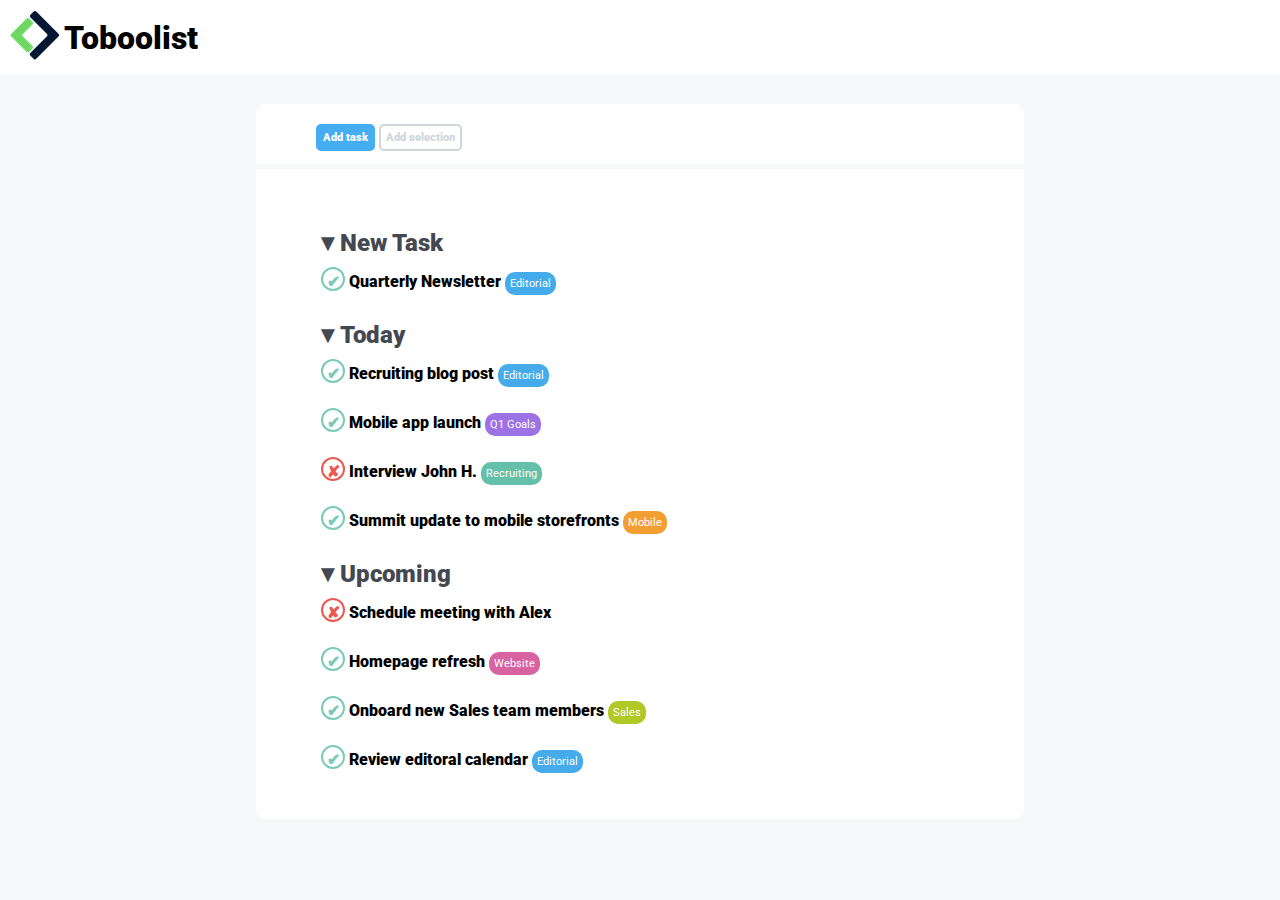
<file: index.html>
<!DOCTYPE html>
<html lang="en">
    <head>
        <meta charset="UTF-8">
        <meta http-equiv="X-UA-Compatible" content="IE=edge">
        <meta name="viewport" content="width=device-width, initial-scale=1.0">
        <title>Toboolist</title>

        <link rel="stylesheet" href="css/style.css">

        <link rel="preconnect" href="https://fonts.googleapis.com">
        <link rel="preconnect" href="https://fonts.gstatic.com" crossorigin>
        <link href="https://fonts.googleapis.com/css2?family=Poppins&family=Roboto&display=swap" rel="stylesheet">
    </head>
    <body>
        
        <!-- sezione header -->
        <header class="top-part">
            <img src="img/img/Logo.png" alt="Immagine non trovata">
            <h1>Toboolist</h1>
        </header>

        <!-- corpo del sito -->
        <article>
           
            <!-- sezione pulsanti -->
           <header id="console">
                <button class="button blue">Add task</button>
                <button class="button white">Add selection</button>
           </header> 

           <!-- sezione principale -->
           <main>
                <!-- sezione New Task -->
                <section>
                    <h2>New Task</h2>

                    <ul>
                        <li class="check">
                            Quarterly Newsletter <span class="span-blue">Editorial</span>
                        </li>
                    </ul>
                </section>

                <!-- sezione Today -->
                <section>
                    <h2>Today</h2>

                    <ul>
                        <li class="check">
                            Recruiting blog post <span class="span-blue">Editorial</span>
                        </li>
                        <li class="check">
                            Mobile app launch <span class="span-purple">Q1 Goals</span>
                        </li>
                        <li class="cross">
                            Interview John H. <span class="span-green">Recruiting</span>
                        </li>
                        <li class="check">
                            Summit update to mobile storefronts <span class="span-orange">Mobile</span>
                        </li>
                    </ul>
                </section>

                <!-- sezione Upcoming -->
                <section>
                    <h2>Upcoming</h2>

                    <ul>
                        <li class="cross">
                            Schedule meeting with Alex
                        </li>
                        <li class="check">
                            Homepage refresh <span class="span-pink">Website</span>
                        </li>
                        <li class="check">
                            Onboard new Sales team members <span class="span-lightgreen">Sales</span>
                        </li>
                        <li class="check">
                            Review editoral calendar <span class="span-blue">Editorial</span>
                        </li>
                    </ul>
                </section>
           </main>
        </article>
    </body>
</html>
</file>
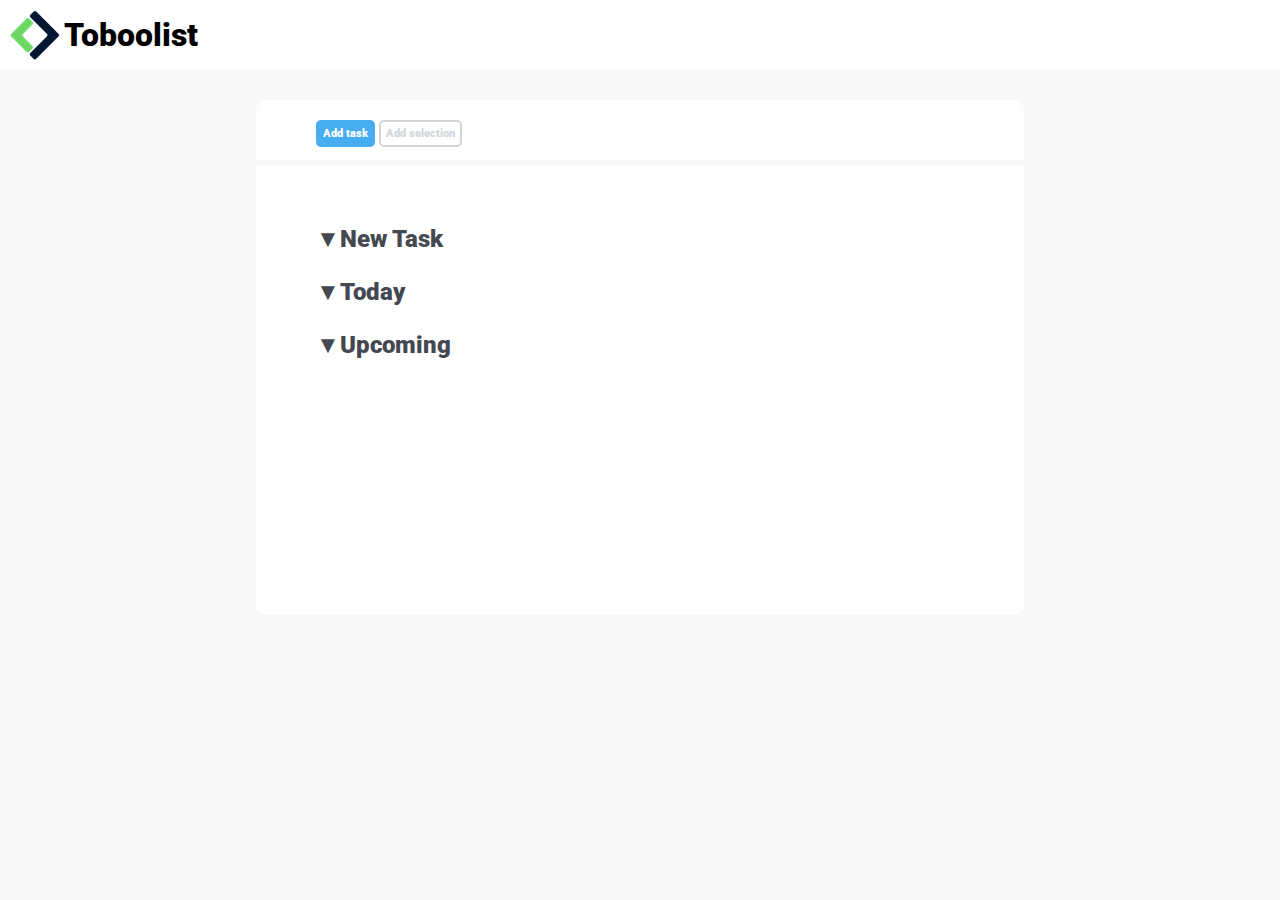
<file: bonus/index.html>
<!DOCTYPE html>
<html lang="en">
    <head>
        <meta charset="UTF-8">
        <meta http-equiv="X-UA-Compatible" content="IE=edge">
        <meta name="viewport" content="width=device-width, initial-scale=1.0">
        <title>Toboolist</title>

        <link rel="stylesheet" href="css/style.css">

        <link rel="preconnect" href="https://fonts.googleapis.com">
        <link rel="preconnect" href="https://fonts.gstatic.com" crossorigin>
        <link href="https://fonts.googleapis.com/css2?family=Poppins&family=Roboto&display=swap" rel="stylesheet">
    </head>
    <body>
        
        <!-- sezione header -->
        <header class="top-part">
            <img src="img/img/Logo.png" alt="Immagine non trovata">
            <h1>Toboolist</h1>
        </header>

        <!-- corpo del sito -->
        <main>
           
            <!-- sezione pulsanti -->
           <nav id="console">
                <button class="button blue">Add task</button>
                <button class="button white">Add selection</button>
           </nav> 

           <!-- sezione principale -->
           <section class="list">

                <!-- sezione New Task -->
                <ul class="dropdown ta">
                    <li>
                        <h2>New Task</h2>
                    </li>
                    <li  class="dropdown-content">
                        <ul>
                            <li class="check">
                                Quarterly Newsletter <span class="span-blue">Editorial</span>
                            </li>
                        </ul>
                    </li>
                </ul>

                <!-- sezione Today -->
                <ul class="dropdown to">
                    <li>
                        <h2>Today</h2>
                    </li>
                    <li class="dropdown-content">
                        <ul>
                            <li class="check">
                                Recruiting blog post <span class="span-blue">Editorial</span>
                            </li>
                            <li class="check">
                                Mobile app launch <span class="span-purple">Q1 Goals</span>
                            </li>
                            <li class="cross">
                                Interview John H. <span class="span-green">Recruiting</span>
                            </li>
                            <li class="check">
                                Summit update to mobile storefronts <span class="span-orange">Mobile</span>
                            </li>
                        </ul>
                    </li>
                </ul>

                <!-- sezione Upcoming -->
                <ul class="dropdown up">
                    <li>
                        <h2>Upcoming</h2>
                    </li>
                    <li class="dropdown-content">
                        <ul>
                            <li class="cross">
                                Schedule meeting with Alex
                            </li>
                            <li class="check">
                                Homepage refresh <span class="span-pink">Website</span>
                            </li>
                            <li class="check">
                                Onboard new Sales team members <span class="span-lightgreen">Sales</span>
                            </li>
                            <li class="check">
                                Review editoral calendar <span class="span-blue">Editorial</span>
                            </li>
                        </ul>
                    </li>
                </ul>

            </section>
        </main>
    </body>
</html>
</file>
<file: css/style.css>
/*reset*/
*{
    margin: 0;
    padding: 0;
    box-sizing: border-box;
    font-family: 'Poppins', sans-serif;
    font-family: 'Roboto', sans-serif;
    font-weight: 900;
}

body{
    background-color: rgba(246,248,249,255);
}

/*sezione header*/
.top-part{
    padding: 10px;
    background-color: white;
}

h1{
    font-weight: bolder;
    display: inline-block;
    vertical-align: 30%;
}

/*corpo del sito*/
#console{
    background-color: white;
    width: 60%;
    height: 60px;
    margin: 30px auto 5px;
    border-top-left-radius: 10px;
    border-top-right-radius: 10px;
    padding: 20px 60px;
}

main{
    background-color: white;
    width: 60%;
    height: 650px;
    margin: 0 auto;
    border-bottom-left-radius: 10px;
    border-bottom-right-radius: 10px;
    padding: 60px;
}

/*sezione pulsanti*/
.button{
    border-radius: 5px;
    padding: 5px;
    font-size: 0.7em;
    border-style: solid;
}

.blue{
    background-color: #47adf1;
    color: white;
    border-color: #47adf1;
}

.white{
    background-color: white;
    color: #d1d6da;
    border-color: #d1d6da;
}

/*sezione principale*/
section{
    margin-bottom: 30px;
}

h2{
    color: #444851;
    margin-bottom: 10px;
}

h2::before{
    content: '\25BC';
    color: #444851;
}

ul{
    list-style-type: none;
    padding-left: 5px;
}

li{
    margin-bottom: 25px;
}

.check::before{
    content: '\2714';
    color: #7bcab7;
    border: 2px solid #7bcab7;
    border-radius: 50%;
    display: inline-block;
    height: 1.25em;
    width: 1.25em;
    text-align: center;
    line-height: 25px;
}

.cross::before{
    content: '\2718';
    color: #eb5952;
    border: 2px solid #eb5952;
    border-radius: 50%;
    display: inline-block;
    height: 1.25em;
    width: 1.25em;
    text-align: center;
    line-height: 25px;
}

.span-blue{
    background-color: #45abea;
    font-size: 0.7em;
    color: white;
    border-radius: 10px;
    padding: 5px;
    font-weight: 400;
}

.span-purple{
    background-color: #9c72e4;
    font-size: 0.7em;
    color: white;
    border-radius: 10px;
    padding: 5px;
    font-weight: 400;
}

.span-green{
    background-color: #64c0a9;
    font-size: 0.7em;
    color: white;
    border-radius: 10px;
    padding: 5px;
    font-weight: 400;
}

.span-orange{
    background-color: #f29e33;
    font-size: 0.7em;
    color: white;
    border-radius: 10px;
    padding: 5px;
    font-weight: 400;
}

.span-pink{
    background-color: #d863a1;
    font-size: 0.7em;
    color: white;
    border-radius: 10px;
    padding: 5px;
    font-weight: 400;
}

.span-lightgreen{
    background-color: #b0c926;
    font-size: 0.7em;
    color: white;
    border-radius: 10px;
    padding: 5px;
    font-weight: 400;
}
</file>
<file: bonus/css/style.css>
/*reset*/
*{
    margin: 0;
    padding: 0;
    box-sizing: border-box;
    font-family: 'Poppins', sans-serif;
    font-family: 'Roboto', sans-serif;
    font-weight: 900;
}

body{
    background-color: rgba(246,248,249,255);
}

/*sezione header*/
.top-part{
    padding: 10px;
    background-color: white;
}

img{
    vertical-align: middle;
}

h1{
    font-weight: bolder;
    display: inline-block;
    vertical-align: middle;
}

/*corpo del sito*/
#console{
    background-color: white;
    width: 60%;
    height: 60px;
    margin: 30px auto 5px;
    border-top-left-radius: 10px;
    border-top-right-radius: 10px;
    padding: 20px 60px;
}

.list{
    background-color: white;
    width: 60%;
    height: 450px;
    margin: 0 auto;
    border-bottom-left-radius: 10px;
    border-bottom-right-radius: 10px;
    padding: 60px;
}

/*sezione pulsanti*/
.button{
    border-radius: 5px;
    padding: 5px;
    font-size: 0.7em;
    border-style: solid;
}

.button:hover{
    background-color: red;
    cursor: pointer;
}

.blue{
    background-color: #47adf1;
    color: white;
    border-color: #47adf1;
}

.white{
    background-color: white;
    color: #d1d6da;
    border-color: #d1d6da;
}

/*sezione principale*/
section{
    margin-bottom: 30px;
}

h2{
    color: #444851;
    margin-bottom: 10px;
}

h2::before{
    content: '\25BC';
    color: #444851;
}

ul{
    list-style-type: none;
}

li{
    margin-bottom: 25px;
}

.check::before{
    content: '\2714';
    color: #7bcab7;
    border: 2px solid #7bcab7;
    border-radius: 50%;
    display: inline-block;
    height: 1.25em;
    width: 1.25em;
    text-align: center;
    line-height: 25px;
}

.cross::before{
    content: '\2718';
    color: #eb5952;
    border: 2px solid #eb5952;
    border-radius: 50%;
    display: inline-block;
    height: 1.25em;
    width: 1.25em;
    text-align: center;
    line-height: 25px;
}

.span-blue{
    background-color: #45abea;
    font-size: 0.7em;
    color: white;
    border-radius: 10px;
    padding: 5px;
    font-weight: 400;
}

.span-purple{
    background-color: #9c72e4;
    font-size: 0.7em;
    color: white;
    border-radius: 10px;
    padding: 5px;
    font-weight: 400;
}

.span-green{
    background-color: #64c0a9;
    font-size: 0.7em;
    color: white;
    border-radius: 10px;
    padding: 5px;
    font-weight: 400;
}

.span-orange{
    background-color: #f29e33;
    font-size: 0.7em;
    color: white;
    border-radius: 10px;
    padding: 5px;
    font-weight: 400;
}

.span-pink{
    background-color: #d863a1;
    font-size: 0.7em;
    color: white;
    border-radius: 10px;
    padding: 5px;
    font-weight: 400;
}

.span-lightgreen{
    background-color: #b0c926;
    font-size: 0.7em;
    color: white;
    border-radius: 10px;
    padding: 5px;
    font-weight: 400;
}

.dropdown{
    position: relative;
    display: block;
}

.dropdown-content{
    display: none;
    position: absolute;
    z-index: 1;
    width: 700px;
}

.dropdown:hover .dropdown-content{
    display: block;
}

.ta:hover{
    margin-bottom: 60px;
}

.to:hover{
    margin-bottom: 210px;
}
</file>
